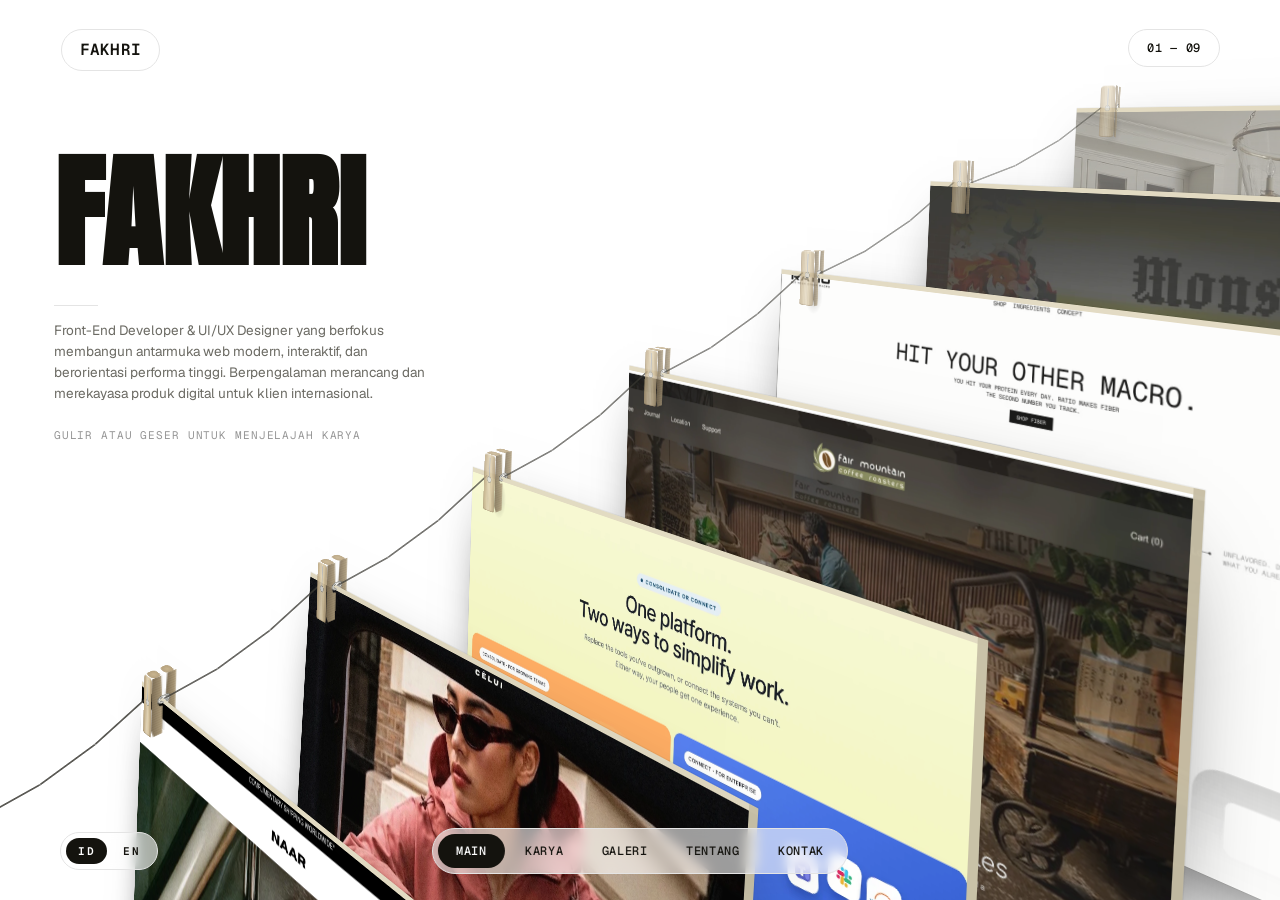
<file: index.html>
<!doctype html>
<html lang="id" data-lang="id">
<head>
  <meta charset="utf-8">
  <meta name="viewport" content="width=device-width, initial-scale=1">
  <title>Fakhri — Front-End &amp; UI/UX</title>
  <meta name="description" content="Portfolio of Fakhri Cahyo Diandra Nandito. Prints hung on one line in real 3D.">
  <link rel="canonical" href="https://fakhri.dev/">
  
  <!-- Open Graph -->
  <meta property="og:title" content="Fakhri — Front-End &amp; UI/UX">
  <meta property="og:description" content="Portfolio of Fakhri Cahyo Diandra Nandito. Prints hung on one line in real 3D.">
  <meta property="og:image" content="assets/img/og/og-image.webp">
  <meta property="og:type" content="website">

  <!-- Favicon -->
  <link rel="icon" href="assets/favicon.svg" type="image/svg+xml">

  <!-- Font Preloads -->
  <link rel="preload" href="assets/fonts/Anton.woff2" as="font" type="font/woff2" crossorigin>
  <link rel="preload" href="assets/fonts/Geist.woff2" as="font" type="font/woff2" crossorigin>
  <link rel="preload" href="assets/fonts/GeistMono.woff2" as="font" type="font/woff2" crossorigin>

  <!-- LCP Plate Preload -->
  <link rel="preload" href="assets/img/projects/techinventory.webp" as="image" type="image/webp" fetchpriority="high">

  <!-- Stylesheets -->
  <link rel="stylesheet" href="assets/css/tokens.css">
  <link rel="stylesheet" href="assets/css/base.css">
  <link rel="stylesheet" href="assets/css/chrome.css">
  <link rel="stylesheet" href="assets/css/home.css?v=9">
</head>
<body>
  <!-- Shell Chrome Components -->
  <a class="chrome-logo" href="index.html" aria-label="Home" aria-current="page">
    <span>FAKHRI</span>
  </a>

  <div class="chrome-status" role="status">
    <span data-i18n="statusHome">Open to work</span>
  </div>

  <nav class="chrome-nav" aria-label="Main">
    <a href="index.html" aria-current="page" data-i18n="navMain">Main</a>
    <a href="work.html" data-i18n="navWork">Work</a>
    <a href="gallery.html" data-i18n="navGallery">Gallery</a>
    <a href="about.html" data-i18n="navAbout">About</a>
    <a href="contact.html" data-i18n="navContact">Contact</a>
  </nav>

  <div class="chrome-lang" role="group" aria-label="Language">
    <button type="button" data-lang="id" aria-pressed="true">ID</button>
    <button type="button" data-lang="en" aria-pressed="false">EN</button>
  </div>

  <!-- Main Content -->
  <main>
    <section class="hang-stage" id="hang-stage" aria-label="Fakhri — a hang of prints. Use arrow keys to move along the line.">
      <!-- 3D Scene -->
      <div class="hang-scene" id="hang-scene" aria-hidden="true"></div>

      <!-- Editorial Intro & Dynamic Swap Area (Farline Exact) -->
      <div class="hang-intro">
        <h1 class="hang-title">FAKHRI</h1>
        <div class="hang-meta">
          <span class="hang-rule" id="hang-rule"></span>
          <div class="hang-swap" id="hang-swap" data-out="false">
            <p class="hang-desc" id="hang-desc" data-i18n="heroDesc">Front-End Developer &amp; UI/UX Designer yang berfokus membangun antarmuka web modern, interaktif, dan berorientasi performa tinggi. Berpengalaman merancang dan merekayasa produk digital untuk klien internasional.</p>
            <div class="hang-cue" id="hang-cue" data-i18n="heroCue">Gulir atau geser untuk menjelajah karya</div>
          </div>
        </div>
      </div>

      <!-- Counter HUD -->
      <span class="hang-counter" id="hang-counter" aria-hidden="true">01 — 10</span>

      <!-- Accessible Semantic List -->
      <div class="sr-only">
        <h2>Karya Pilihan &amp; Klien Internasional Fakhri Cahyo Diandra Nandito</h2>
        <ul>
          <li><a href="https://github.com/chikka-creator">NAAR Luxury Jewelry — Haute Joaillerie, Paris &amp; Dubai 2025</a></li>
          <li><a href="https://github.com/chikka-creator">CELUI Leather Cases — Luxury Accessories, Los Angeles &amp; Milan 2025</a></li>
          <li><a href="https://github.com/chikka-creator">HubEngage AI Platform — Enterprise AI SaaS, Boston 2025</a></li>
          <li><a href="https://github.com/chikka-creator">FMCR Specialty Coffee — Artisanal Roastery, Melbourne &amp; Bali 2025</a></li>
          <li><a href="https://github.com/chikka-creator">Ratio Athletic Nutrition — Performance D2C, Sydney 2025</a></li>
          <li><a href="https://github.com/chikka-creator">Monster TCG Marketplace — Collectibles Trading, Tokyo &amp; California 2025</a></li>
          <li><a href="https://github.com/chikka-creator">Omodeo Architectural Decor — Interior Atelier, Milan 2025</a></li>
          <li><a href="https://github.com/chikka-creator/TechInventory.git">TechInventory System — Full-Stack Project, Surabaya 2025</a></li>
          <li><a href="https://www.figma.com/design/rnLD3kSvpWiQDQYp0hYRto/Study-Case-Kel-8">Streaming Platform UI — Mobile-First Design, Surabaya 2025</a></li>
          <li>SIMETRI ITS 2025 — National UI/UX Design Credential (Departemen SI ITS)</li>
        </ul>
      </div>

      <!-- No-JS / WebGL Fallback -->
      <noscript>
        <div class="hang-fallback">
          <h2>Karya &amp; Klien Pilihan</h2>
          <ul>
            <li>NAAR Luxury Jewelry — Haute Joaillerie</li>
            <li>CELUI Leather Cases — Luxury Accessories</li>
            <li>HubEngage AI Platform — Enterprise AI SaaS</li>
            <li>FMCR Specialty Coffee — Artisanal Roastery</li>
            <li>Ratio Athletic Nutrition — Performance D2C</li>
            <li>Monster TCG Marketplace — Collectibles</li>
            <li>Omodeo Architectural Decor — Interior Atelier</li>
            <li><a href="https://github.com/chikka-creator/TechInventory.git">TechInventory System — Full-Stack</a></li>
            <li><a href="https://www.figma.com/design/rnLD3kSvpWiQDQYp0hYRto/Study-Case-Kel-8">Streaming Platform UI — Mobile-First</a></li>
            <li>SIMETRI ITS 2025 — UI/UX Design</li>
          </ul>
        </div>
      </noscript>
    </section>
  </main>

  <!-- Scripts -->
  <script src="assets/js/data.js?v=16" defer></script>
  <script src="assets/js/i18n.js?v=16" defer></script>
  <script src="assets/js/chrome.js?v=16" defer></script>
  <script src="assets/js/home-hang.js?v=16" defer></script>
</body>
</html>
</file>
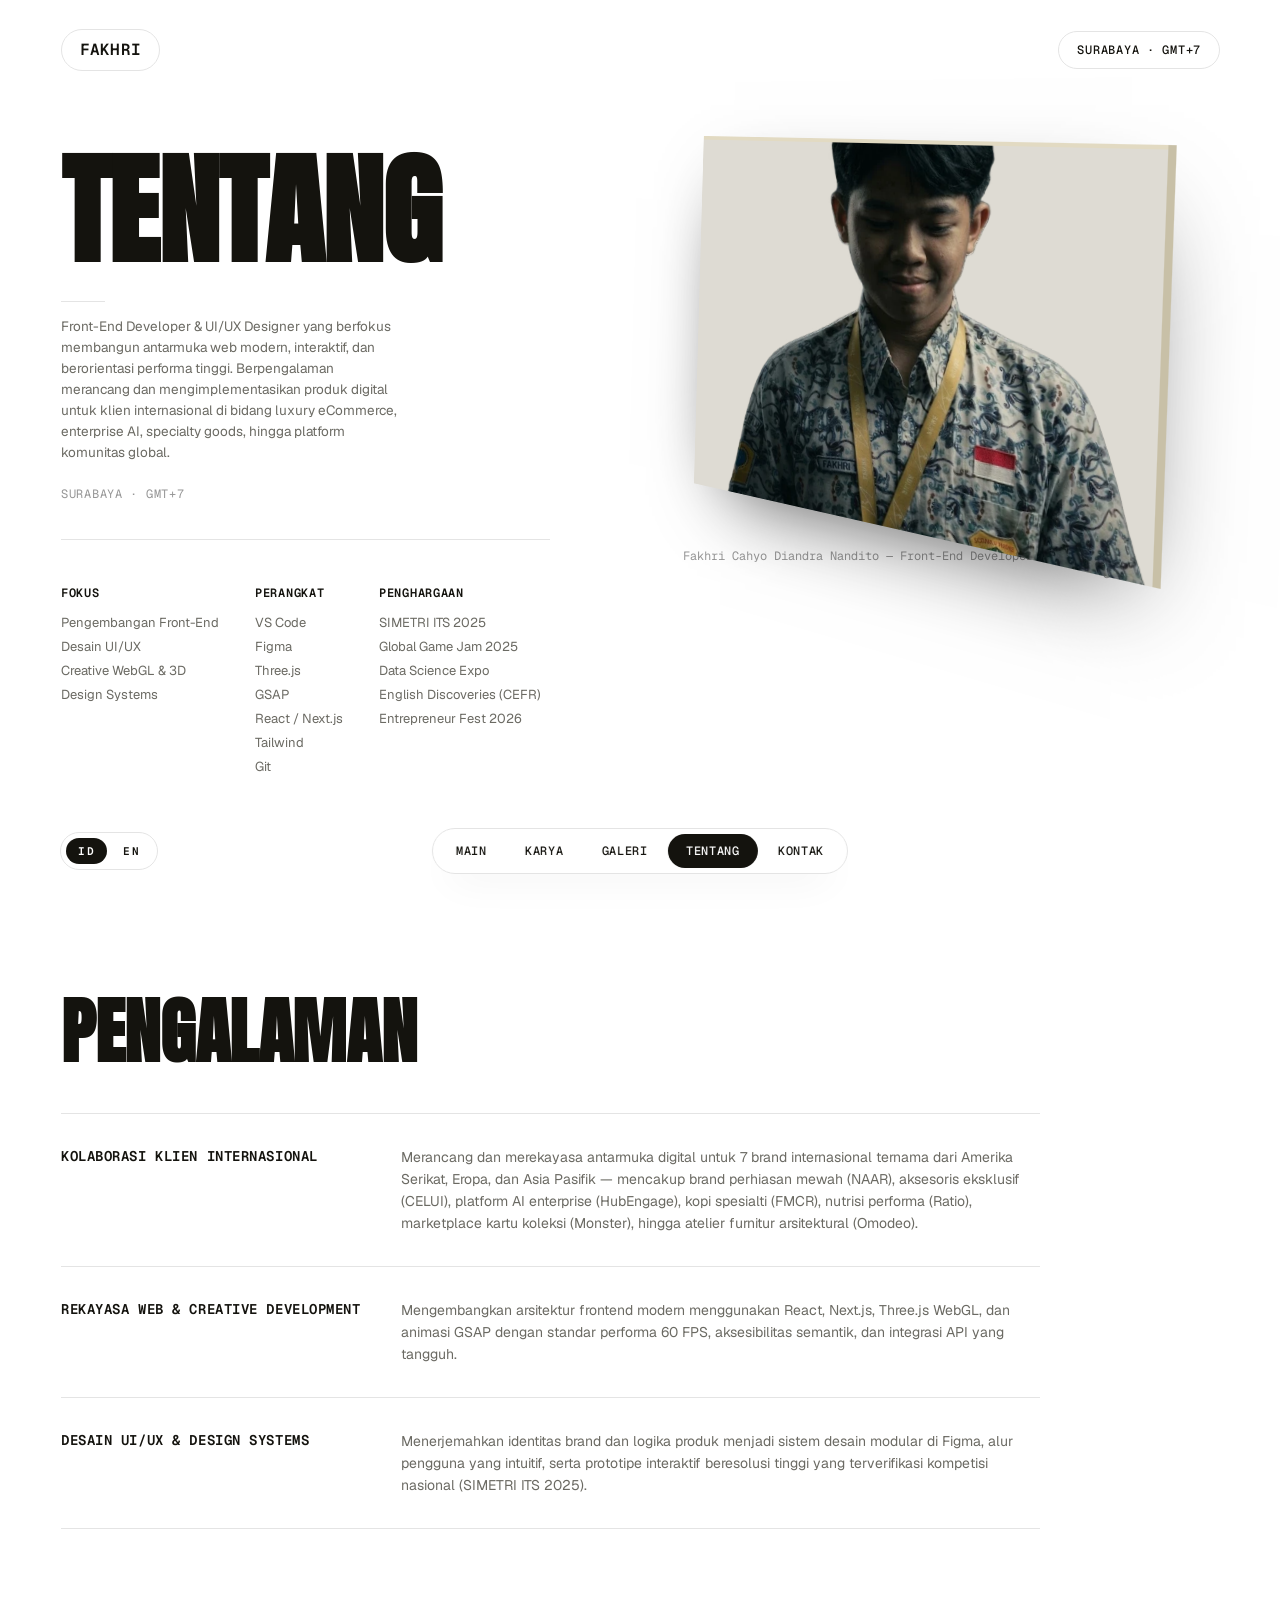
<file: about.html>
<!doctype html>
<html lang="id" data-lang="id">
<head>
  <meta charset="utf-8">
  <meta name="viewport" content="width=device-width, initial-scale=1">
  <title>About — Fakhri</title>
  <meta name="description" content="About Fakhri Cahyo Diandra Nandito.">
  <link rel="canonical" href="https://fakhri.dev/about.html">
  
  <!-- Open Graph -->
  <meta property="og:title" content="About — Fakhri">
  <meta property="og:description" content="About Fakhri Cahyo Diandra Nandito.">
  <meta property="og:image" content="assets/img/og/og-image.webp">
  <meta property="og:type" content="website">

  <!-- Favicon -->
  <link rel="icon" href="assets/favicon.svg" type="image/svg+xml">

  <!-- Font Preloads -->
  <link rel="preload" href="assets/fonts/Anton.woff2" as="font" type="font/woff2" crossorigin>
  <link rel="preload" href="assets/fonts/Geist.woff2" as="font" type="font/woff2" crossorigin>
  <link rel="preload" href="assets/fonts/GeistMono.woff2" as="font" type="font/woff2" crossorigin>

  <!-- Stylesheets -->
  <link rel="stylesheet" href="assets/css/tokens.css">
  <link rel="stylesheet" href="assets/css/base.css">
  <link rel="stylesheet" href="assets/css/chrome.css">
  <link rel="stylesheet" href="assets/css/about.css">
</head>
<body class="about-page">
  <!-- Shell Chrome Components -->
  <a class="chrome-logo" href="index.html" aria-label="Home">
    <span>FAKHRI</span>
  </a>

  <div class="chrome-status" role="status">
    <span data-i18n="statusAbout">Surabaya · GMT+7</span>
  </div>

  <nav class="chrome-nav" aria-label="Main">
    <a href="index.html" data-i18n="navMain">Main</a>
    <a href="work.html" data-i18n="navWork">Work</a>
    <a href="gallery.html" data-i18n="navGallery">Gallery</a>
    <a href="about.html" aria-current="page" data-i18n="navAbout">About</a>
    <a href="contact.html" data-i18n="navContact">Contact</a>
  </nav>

  <div class="chrome-lang" role="group" aria-label="Language">
    <button type="button" data-lang="id" aria-pressed="true">ID</button>
    <button type="button" data-lang="en" aria-pressed="false">EN</button>
  </div>

  <!-- Main Content -->
  <main>
    <section class="about-stage" id="about-stage" aria-label="About Fakhri">
      <div class="about-intro page-intro">
        <h1 class="about-title" id="about-title" data-i18n="aboutTitle">About</h1>
        <div class="about-meta">
          <span class="about-rule"></span>
          <p class="about-bio" data-i18n="aboutBio">Front-End Developer &amp; UI/UX Designer yang berfokus membangun antarmuka web modern, interaktif, dan berorientasi performa tinggi. Berpengalaman merancang dan mengimplementasikan produk digital untuk klien internasional di bidang luxury eCommerce, enterprise AI, specialty goods, hingga platform komunitas global.</p>
          <p class="about-cue" data-i18n="aboutCue">Surabaya · GMT+7</p>
        </div>

        <div class="about-credits">
          <div class="about-credit-col">
            <h3 data-i18n="aboutFocus">Fokus</h3>
            <ul>
              <li>Pengembangan Front-End</li>
              <li>Desain UI/UX</li>
              <li>Creative WebGL &amp; 3D</li>
              <li>Design Systems</li>
            </ul>
          </div>
          <div class="about-credit-col">
            <h3 data-i18n="aboutTools">Perangkat</h3>
            <ul>
              <li>VS Code</li>
              <li>Figma</li>
              <li>Three.js</li>
              <li>GSAP</li>
              <li>React / Next.js</li>
              <li>Tailwind</li>
              <li>Git</li>
            </ul>
          </div>
          <div class="about-credit-col">
            <h3 data-i18n="aboutRecognition">Penghargaan</h3>
            <ul>
              <li>SIMETRI ITS 2025</li>
              <li>Global Game Jam 2025</li>
              <li>Data Science Expo</li>
              <li>English Discoveries (CEFR)</li>
              <li>Entrepreneur Fest 2026</li>
            </ul>
          </div>
        </div>
      </div>

      <!-- 3D Print on Wall -->
      <div class="about-portrait-wrap">
        <div class="about-print" id="about-print">
          <picture>
            <source srcset="assets/img/portrait/portrait-cutout.webp" type="image/webp">
            <img src="assets/img/portrait/portrait-photo.webp" alt="Portrait Fakhri Cahyo Diandra Nandito" draggable="false" loading="lazy">
          </picture>
          <span class="about-print-edge-top"></span>
          <span class="about-print-edge-side"></span>
        </div>
        <p class="about-caption" data-i18n="aboutCaption">Fakhri Cahyo Diandra Nandito — Front-End Developer &amp; UI/UX Designer, Surabaya</p>
      </div>

      <!-- Accessible Fallback -->
      <div class="sr-only">
        <h2>Profil &amp; Keahlian Fakhri</h2>
        <p>Front-End Developer dan UI/UX Designer berpusat di Surabaya, Indonesia.</p>
      </div>
    </section>

    <!-- Second Block: Experience -->
    <section class="about-experience" aria-label="Experience History">
      <h2 class="about-experience-title" data-i18n="aboutExperience">Pengalaman</h2>
      <div class="about-experience-table">
        <div class="about-experience-row reveal">
          <div class="about-experience-role" data-i18n="aboutExp1Role">Kolaborasi Klien Internasional</div>
          <div class="about-experience-desc" data-i18n="aboutExp1Desc">Merancang dan merekayasa antarmuka digital untuk 7 brand internasional ternama dari Amerika Serikat, Eropa, dan Asia Pasifik — mencakup brand perhiasan mewah (NAAR), aksesoris eksklusif (CELUI), platform AI enterprise (HubEngage), kopi spesialti (FMCR), nutrisi performa (Ratio), marketplace kartu koleksi (Monster), hingga atelier furnitur arsitektural (Omodeo).</div>
        </div>
        <div class="about-experience-row reveal">
          <div class="about-experience-role" data-i18n="aboutExp2Role">Rekayasa Web &amp; Creative Development</div>
          <div class="about-experience-desc" data-i18n="aboutExp2Desc">Mengembangkan arsitektur frontend modern menggunakan React, Next.js, Three.js WebGL, dan animasi GSAP dengan standar performa 60 FPS, aksesibilitas semantik, dan integrasi API yang tangguh.</div>
        </div>
        <div class="about-experience-row reveal">
          <div class="about-experience-role" data-i18n="aboutExp3Role">Desain UI/UX &amp; Design Systems</div>
          <div class="about-experience-desc" data-i18n="aboutExp3Desc">Menerjemahkan identitas brand dan logika produk menjadi sistem desain modular di Figma, alur pengguna yang intuitif, serta prototipe interaktif beresolusi tinggi yang terverifikasi kompetisi nasional (SIMETRI ITS 2025).</div>
        </div>
      </div>
    </section>
  </main>

  <!-- Scripts -->
  <script src="assets/js/data.js?v=16" defer></script>
  <script src="assets/js/i18n.js?v=16" defer></script>
  <script src="assets/js/chrome.js?v=16" defer></script>
  <script src="assets/js/about.js?v=16" defer></script>
</body>
</html>
</file>
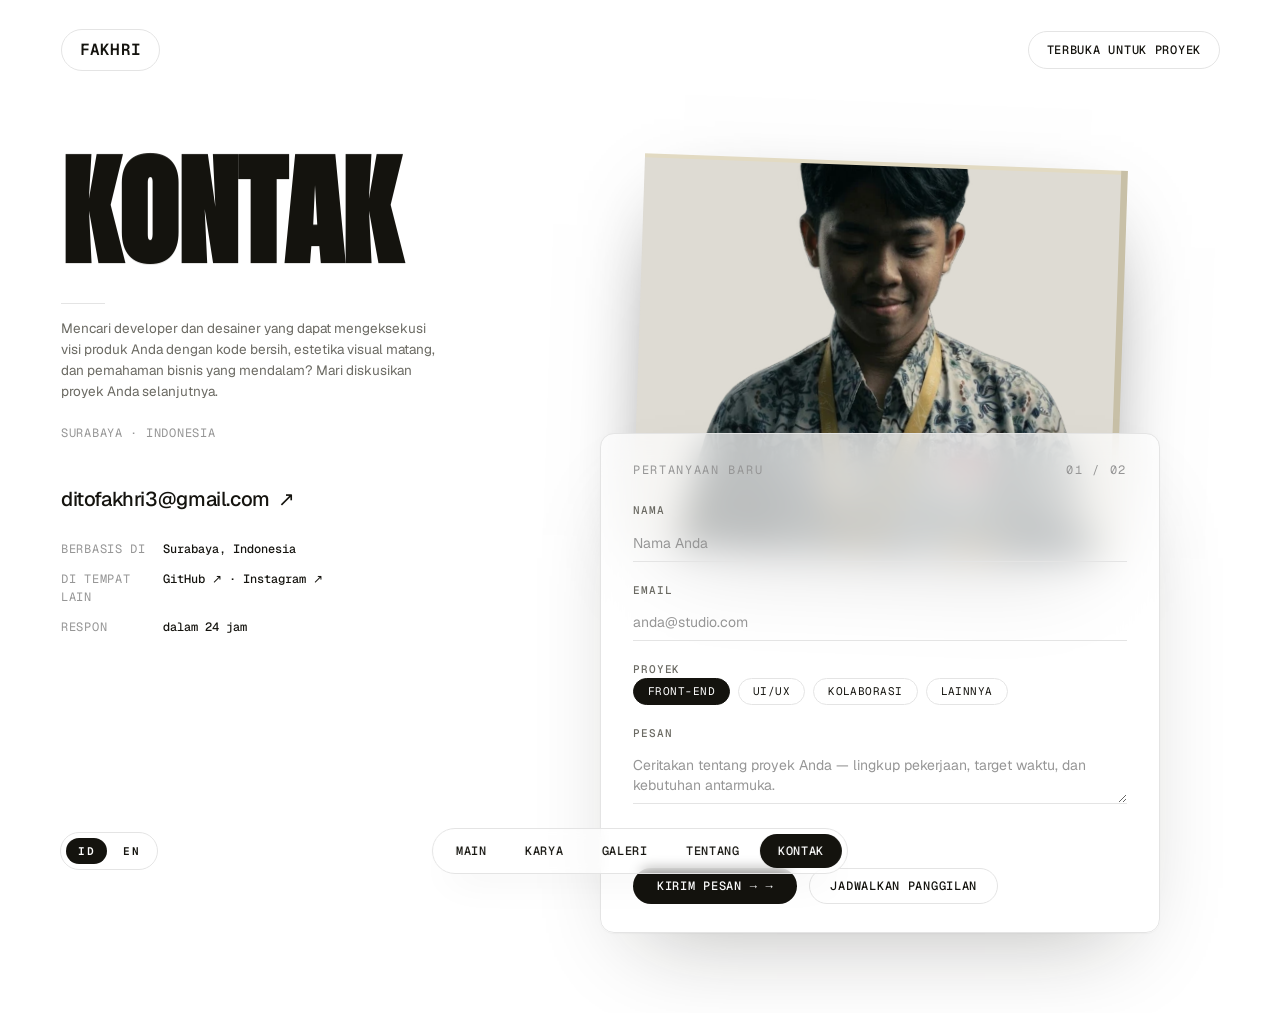
<file: contact.html>
<!doctype html>
<html lang="id" data-lang="id">
<head>
  <meta charset="utf-8">
  <meta name="viewport" content="width=device-width, initial-scale=1">
  <title>Contact — Fakhri</title>
  <meta name="description" content="Get in touch.">
  <link rel="canonical" href="https://fakhri.dev/contact.html">
  
  <!-- Open Graph -->
  <meta property="og:title" content="Contact — Fakhri">
  <meta property="og:description" content="Get in touch with Fakhri Cahyo Diandra Nandito.">
  <meta property="og:image" content="assets/img/og/og-image.webp">
  <meta property="og:type" content="website">

  <!-- Favicon -->
  <link rel="icon" href="assets/favicon.svg" type="image/svg+xml">

  <!-- Font Preloads -->
  <link rel="preload" href="assets/fonts/Anton.woff2" as="font" type="font/woff2" crossorigin>
  <link rel="preload" href="assets/fonts/Geist.woff2" as="font" type="font/woff2" crossorigin>
  <link rel="preload" href="assets/fonts/GeistMono.woff2" as="font" type="font/woff2" crossorigin>

  <!-- Stylesheets -->
  <link rel="stylesheet" href="assets/css/tokens.css">
  <link rel="stylesheet" href="assets/css/base.css">
  <link rel="stylesheet" href="assets/css/chrome.css">
  <link rel="stylesheet" href="assets/css/contact.css">
</head>
<body>
  <!-- Shell Chrome Components -->
  <a class="chrome-logo" href="index.html" aria-label="Home">
    <span>FAKHRI</span>
  </a>

  <div class="chrome-status" role="status">
    <span data-i18n="statusContact">Open for work</span>
  </div>

  <nav class="chrome-nav" aria-label="Main">
    <a href="index.html" data-i18n="navMain">Main</a>
    <a href="work.html" data-i18n="navWork">Work</a>
    <a href="gallery.html" data-i18n="navGallery">Gallery</a>
    <a href="about.html" data-i18n="navAbout">About</a>
    <a href="contact.html" aria-current="page" data-i18n="navContact">Contact</a>
  </nav>

  <div class="chrome-lang" role="group" aria-label="Language">
    <button type="button" data-lang="id" aria-pressed="true">ID</button>
    <button type="button" data-lang="en" aria-pressed="false">EN</button>
  </div>

  <!-- Main Content -->
  <main>
    <section class="contact-stage" id="contact-stage" aria-label="Contact Section">
      <!-- Left Editorial Intro -->
      <div class="contact-intro page-intro">
        <h1 class="contact-title" id="contact-title" data-i18n="contactTitle">Contact</h1>
        <div class="contact-meta">
          <span class="contact-rule"></span>
          <p class="contact-desc" data-i18n="contactDesc">Mencari developer yang memahami bagaimana menghubungkan design logic dengan kode yang bersih dan terstruktur? Mari terhubung untuk proyek Anda selanjutnya.</p>
          <p class="contact-cue" data-i18n="contactCue">Surabaya · Indonesia</p>
          
          <a class="contact-email" href="mailto:ditofakhri3@gmail.com">
            <span>ditofakhri3@gmail.com</span>
            <span>↗</span>
          </a>

          <div class="contact-details">
            <div class="contact-detail-row">
              <span class="contact-detail-label" data-i18n="contactBased">Berbasis di</span>
              <span class="contact-detail-val" data-i18n="contactBasedVal">Surabaya, Indonesia</span>
            </div>
            <div class="contact-detail-row">
              <span class="contact-detail-label" data-i18n="contactElsewhere">Di tempat lain</span>
              <span class="contact-detail-val">
                <a href="https://github.com/chikka-creator" target="_blank" rel="noopener noreferrer">GitHub ↗</a> · 
                <a href="https://www.instagram.com/khrisselll/" target="_blank" rel="noopener noreferrer">Instagram ↗</a>
              </span>
            </div>
            <div class="contact-detail-row">
              <span class="contact-detail-label" data-i18n="contactResponse">Respon</span>
              <span class="contact-detail-val" data-i18n="contactResponseVal">dalam 2 hari</span>
            </div>
          </div>
        </div>
      </div>

      <!-- Right Layer: 3D Portrait & Glass Form -->
      <div class="contact-layer">
        <div class="contact-portrait" id="contact-portrait" aria-hidden="true">
          <picture>
            <source srcset="assets/img/portrait/portrait-cutout.webp" type="image/webp">
            <img src="assets/img/portrait/portrait-photo.webp" alt="" draggable="false" loading="lazy">
          </picture>
          <span class="contact-portrait-edge-top"></span>
          <span class="contact-portrait-edge-side"></span>
        </div>

        <form class="contact-form" id="contact-form" action="mailto:ditofakhri3@gmail.com" method="post" enctype="text/plain" novalidate>
          <div class="contact-form-head">
            <span data-i18n="formNew">New enquiry</span>
            <span data-i18n="formStep">01 / 02</span>
          </div>

          <div class="contact-form-field">
            <label class="contact-form-label" for="contact-name" data-i18n="formName">Name</label>
            <input type="text" id="contact-name" name="name" autocomplete="name" placeholder="Nama Anda" data-i18n-ph="formNamePh" required>
          </div>

          <div class="contact-form-field">
            <label class="contact-form-label" for="contact-email-input" data-i18n="formEmail">Email</label>
            <input type="email" id="contact-email-input" name="email" autocomplete="email" placeholder="anda@studio.com" data-i18n-ph="formEmailPh" required>
          </div>

          <fieldset class="contact-project-group">
            <legend class="contact-form-label" data-i18n="formProject">Project</legend>
            <div class="contact-chips" role="radiogroup" aria-label="Project Type">
              <button type="button" role="radio" aria-checked="true" class="contact-chip" data-value="Front-End" data-i18n="chipFrontend">Front-End</button>
              <button type="button" role="radio" aria-checked="false" class="contact-chip" data-value="UI/UX" data-i18n="chipUiux">UI/UX</button>
              <button type="button" role="radio" aria-checked="false" class="contact-chip" data-value="Collaboration" data-i18n="chipCollab">Kolaborasi</button>
              <button type="button" role="radio" aria-checked="false" class="contact-chip" data-value="Other" data-i18n="chipOther">Lainnya</button>
            </div>
          </fieldset>

          <div class="contact-form-field">
            <label class="contact-form-label" for="contact-message" data-i18n="formMessage">Message</label>
            <textarea id="contact-message" name="message" rows="2" placeholder="Ceritakan tentang pekerjaan — tempat, tanggal, cara penggunaan." data-i18n-ph="formMessagePh" required></textarea>
          </div>

          <div class="contact-form-error" id="contact-form-error" aria-live="polite"></div>

          <div class="contact-form-actions">
            <button type="submit" class="contact-btn-submit">
              <span data-i18n="formSend">Kirim pertanyaan</span>
              <span>→</span>
            </button>
            <a href="mailto:ditofakhri3@gmail.com?subject=Call" class="contact-btn-book" data-i18n="formBook">Jadwalkan panggilan</a>
          </div>
        </form>
      </div>

      <!-- Accessible Fallback -->
      <div class="sr-only">
        <h2>Kontak Fakhri</h2>
        <p>Email: ditofakhri3@gmail.com | Lokasi: Surabaya, Indonesia</p>
      </div>
    </section>
  </main>

  <!-- Scripts -->
  <script src="assets/js/data.js?v=16" defer></script>
  <script src="assets/js/i18n.js?v=16" defer></script>
  <script src="assets/js/chrome.js?v=16" defer></script>
  <script src="assets/js/contact.js?v=16" defer></script>
</body>
</html>
</file>
<file: assets/css/tokens.css>
:root {
  /* Colors - Sole location for hex codes */
  --stage: #FFFFFF;
  --white: #FFFFFF;
  --ink: #14130E;
  --muted: #969696;
  --muted-2: #6B6A63;
  --line: #E4E4E4;
  --paper-mat: #DEDBD3;
  --paper-edge-top: #E2DAC2;
  --paper-edge-side: #C8C0A7;
  --wire: #3A3833;
  --peg-wood: #D9C7A2;
  --peg-wood-mid: #6B4A22;
  --peg-wood-dark: #4A3218;
  --black: #000000;
  --peg-metal-dark: #5f5e59;
  --peg-metal-mid: #7e7d78;
  --peg-metal-light: #e2e1dc;
  --peg-metal-shine: #e6e5e0;
  --peg-metal-shadow: #56554f;
  --peg-metal-core: #9a9993;
  --peg-metal-highlight: #d9d8d3;
  --peg-metal-ring: #6f6e69;
  --peg-metal-outer: #77766f;
  --veil: #ECEAE3;
  --glass: rgba(255, 255, 255, 0.6);
  --glass-strong: rgba(255, 255, 255, 0.72);
  --glass-subtle: rgba(255, 255, 255, 0.7);

  /* Shadows */
  --shadow-print: 0 34px 90px -40px rgba(0, 0, 0, 0.741);
  --shadow-nav: 0 18px 40px -18px rgba(20, 19, 14, 0.12);
  --shadow-form: 0 40px 90px -40px rgba(20, 19, 14, 0.30), 0 1px 2px rgba(20, 19, 14, 0.04);

  /* Typography */
  --font-display: 'Anton', sans-serif;
  --font-body: 'Geist', -apple-system, BlinkMacSystemFont, 'Segoe UI', Roboto, sans-serif;
  --font-mono: 'Geist Mono', ui-monospace, SFMono-Regular, Menlo, Monaco, Consolas, monospace;

  /* Radius */
  --radius-pill: 999px;
  --radius-form: 14px;
  --radius-thumb: 8px;
  --radius-plate: 0;

  /* Motion Grammar: strictly two easings */
  --ease-enter: cubic-bezier(0.16, 1, 0.3, 1);
  --ease-state: cubic-bezier(0.22, 0.8, 0.25, 1);

  /* Durations */
  --dur-fast: 0.25s;
  --dur-state: 0.35s;
  --dur-reveal: 0.7s;
  --dur-spring: 1.0s;
  --dur-plate: 1.4s;
  --dur-opacity: 0.9s;
  --dur-flip: 0.4s;

  /* Z-index hierarchy */
  --z-base: 0;
  --z-plate: 10;
  --z-hud: 20;
  --z-overlay: 30;
  --z-lightbox: 40;
  --z-nav: 50;
  --z-lang: 60;
}
</file>
<file: assets/css/base.css>
@font-face {
  font-family: 'Anton';
  font-style: normal;
  font-weight: 400;
  font-display: swap;
  src: url('../fonts/Anton.woff2') format('woff2');
}

@font-face {
  font-family: 'Geist';
  font-style: normal;
  font-weight: 400 700;
  font-display: swap;
  src: url('../fonts/Geist.woff2') format('woff2');
}

@font-face {
  font-family: 'Geist Mono';
  font-style: normal;
  font-weight: 400 600;
  font-display: swap;
  src: url('../fonts/GeistMono.woff2') format('woff2');
}

*, *::before, *::after {
  box-sizing: border-box;
  margin: 0;
  padding: 0;
}

html, body {
  width: 100%;
  height: 100%;
  background-color: var(--stage);
  color: var(--ink);
  font-family: var(--font-body);
  font-size: 14px;
  line-height: 1.5;
  -webkit-font-smoothing: antialiased;
  -moz-osx-font-smoothing: grayscale;
  text-rendering: optimizeLegibility;
}

body {
  overflow-x: hidden;
}

a {
  color: inherit;
  text-decoration: none;
}

button {
  font-family: inherit;
  font-size: inherit;
  border: none;
  background: none;
  color: inherit;
  cursor: pointer;
}

img {
  display: block;
  max-width: 100%;
}

:focus-visible {
  outline: 2px solid var(--ink);
  outline-offset: 2px;
}

.sr-only {
  position: absolute;
  width: 1px;
  height: 1px;
  padding: 0;
  margin: -1px;
  overflow: hidden;
  clip: rect(0, 0, 0, 0);
  white-space: nowrap;
  border: 0;
}

.reveal {
  opacity: 0.001;
  transform: translateY(28px);
  transition: opacity var(--dur-reveal) var(--ease-enter), transform var(--dur-spring) var(--ease-enter);
}

.reveal.active {
  opacity: 1;
  transform: translateY(0);
}

@media (prefers-reduced-motion: reduce) {
  *, *::before, *::after {
    animation-duration: 0.001ms !important;
    animation-iteration-count: 1 !important;
    transition-duration: 0.001ms !important;
  }
  .reveal {
    opacity: 1 !important;
    transform: none !important;
    transition: none !important;
  }
}
</file>
<file: assets/css/chrome.css>
/* Chrome UI: Logo, Status Pill, Nav Glass, Language Toggle, Page Intro */

.chrome-logo {
  position: absolute;
  top: 29px;
  left: 61px;
  z-index: var(--z-nav);
  display: inline-flex;
  align-items: center;
  justify-content: center;
  padding: 12px 18px;
  background-color: var(--white);
  border: 1px solid var(--line);
  border-radius: var(--radius-pill);
  font-family: var(--font-mono);
  font-size: 16px;
  line-height: 1;
  font-weight: 600;
  letter-spacing: 0.01em;
  text-transform: uppercase;
  color: var(--ink);
  transition: border-color var(--dur-state) var(--ease-state), color var(--dur-state) var(--ease-state);
}

.chrome-logo:hover {
  border-color: var(--ink);
}

.chrome-status {
  position: absolute;
  top: 31px;
  right: 60px;
  z-index: var(--z-hud);
  display: inline-flex;
  align-items: center;
  padding: 12px 18px;
  background-color: var(--glass);
  border: 1px solid var(--line);
  border-radius: var(--radius-pill);
  backdrop-filter: blur(6px);
  -webkit-backdrop-filter: blur(6px);
  font-family: var(--font-mono);
  font-size: 12px;
  line-height: 1;
  font-weight: 500;
  letter-spacing: 0.06em;
  text-transform: uppercase;
  color: var(--ink);
  pointer-events: none;
}

.chrome-nav {
  position: fixed;
  bottom: 26px;
  left: 50%;
  transform: translateX(-50%);
  z-index: var(--z-nav);
  display: flex;
  align-items: center;
  gap: 2px;
  padding: 5px;
  background-color: var(--glass);
  border: 1px solid var(--line);
  border-radius: var(--radius-pill);
  backdrop-filter: blur(6px);
  -webkit-backdrop-filter: blur(6px);
  box-shadow: var(--shadow-nav);
  white-space: nowrap;
}

.chrome-nav a {
  display: inline-flex;
  align-items: center;
  justify-content: center;
  padding: 11px 18px;
  border-radius: var(--radius-pill);
  font-family: var(--font-mono);
  font-size: 12px;
  line-height: 1;
  font-weight: 500;
  letter-spacing: 0.06em;
  text-transform: uppercase;
  color: var(--ink);
  background-color: transparent;
  transition: background-color var(--dur-state) var(--ease-state), color var(--dur-state) var(--ease-state);
}

.chrome-nav a:hover:not([aria-current="page"]) {
  color: var(--muted-2);
}

.chrome-nav a[aria-current="page"] {
  background-color: var(--ink);
  color: var(--white);
}

.chrome-lang {
  position: fixed;
  bottom: 30px;
  left: 60px;
  z-index: var(--z-lang);
  display: flex;
  align-items: center;
  gap: 4px;
  padding: 5px;
  background-color: var(--glass);
  border: 1px solid var(--line);
  border-radius: var(--radius-pill);
  backdrop-filter: blur(6px);
  -webkit-backdrop-filter: blur(6px);
}

.chrome-lang button {
  padding: 6px 12px;
  border-radius: var(--radius-pill);
  font-family: var(--font-mono);
  font-size: 11px;
  line-height: 14px;
  font-weight: 600;
  letter-spacing: 0.14em;
  text-transform: uppercase;
  color: var(--ink);
  background-color: transparent;
  transition: background-color var(--dur-state) var(--ease-state), color var(--dur-state) var(--ease-state);
}

.chrome-lang button[aria-pressed="true"] {
  background-color: var(--ink);
  color: var(--white);
}

.chrome-lang button:hover:not([aria-pressed="true"]) {
  color: var(--muted-2);
}

/* Page Entry Animations */
@keyframes pageIntro {
  0% {
    opacity: 0.001;
    transform: translateY(28px);
  }
  100% {
    opacity: 1;
    transform: translateY(0);
  }
}

.page-intro {
  opacity: 0.001;
  animation: pageIntro var(--dur-spring) var(--ease-enter) 0.1s forwards;
}

/* Responsive Breakpoints (1200, 810, 390) */
@media (max-width: 1199px) {
  .chrome-logo {
    top: 24px;
    left: 40px;
  }
  .chrome-status {
    top: 24px;
    right: 40px;
  }
  .chrome-lang {
    bottom: 30px;
    left: 40px;
  }
}

@media (max-width: 809px) {
  .chrome-logo {
    top: 16px;
    left: 20px;
    padding: 10px 14px;
    font-size: 14px;
  }
  .chrome-status {
    top: 18px;
    right: 20px;
    padding: 10px 14px;
    font-size: 11px;
  }
  .chrome-nav {
    bottom: 18px;
    padding: 4px;
    gap: 1px;
    max-width: calc(100vw - 20px);
  }
  .chrome-nav a {
    padding: 9px 12px;
    font-size: 11px;
    letter-spacing: 0.04em;
  }
  .chrome-lang {
    bottom: 74px;
    left: 20px;
    padding: 4px;
  }
  .chrome-lang button {
    padding: 5px 10px;
    font-size: 10px;
  }
}
</file>
<file: assets/css/home.css>
/* Home 3D Hang Hero Styles */

.hang-stage {
  position: relative;
  width: 100vw;
  height: 100vh;
  overflow: hidden;
  background-color: var(--stage);
  touch-action: pan-y;
  user-select: none;
  -webkit-user-select: none;
}

/* 3D Scene Viewport */
.hang-scene {
  position: absolute;
  inset: 0;
  width: 100%;
  height: 100%;
  transform-style: preserve-3d;
  pointer-events: auto;
  cursor: grab;
  z-index: var(--z-plate);
}

.hang-scene.is-dragging {
  cursor: grabbing;
}

/* Fixed Editorial Intro Typography */
.hang-intro {
  position: absolute;
  top: min(168px, max(84px, 18vh));
  left: min(78px, max(20px, 4.2vw));
  max-width: min(400px, 38vw);
  z-index: var(--z-overlay);
  pointer-events: none;
}

.hang-title {
  font-family: var(--font-display);
  font-size: min(141px, max(46px, 9.576vw));
  line-height: 0.84;
  letter-spacing: -0.005em;
  text-transform: uppercase;
  color: var(--ink);
  white-space: nowrap;
  margin: 0;
  padding: 0;
  opacity: 0.001;
  transform: translateY(30px) scale(0.94);
  filter: blur(12px);
  animation: titleIn 1.15s cubic-bezier(0.22, 1, 0.36, 1) 0.62s forwards;
}

@keyframes titleIn {
  0% {
    opacity: 0.001;
    transform: translateY(30px) scale(0.94);
    filter: blur(12px);
  }
  100% {
    opacity: 1;
    transform: translateY(0) scale(1);
    filter: blur(0);
  }
}

.hang-meta {
  margin-top: min(43px, 4.5vh);
  max-width: min(380px, 38vw);
  opacity: 0.001;
  transform: translateY(16px);
  animation: metaIn 1.0s cubic-bezier(0.33, 1, 0.68, 1) 1.05s forwards;
}

@keyframes metaIn {
  0% {
    opacity: 0.001;
    transform: translateY(16px);
  }
  100% {
    opacity: 1;
    transform: translateY(0);
  }
}

.hang-rule {
  display: block;
  width: 44px;
  height: 1px;
  background-color: var(--line);
  margin-bottom: 14px;
}

.hang-desc {
  font-family: var(--font-body);
  font-size: 13.5px;
  line-height: 21px;
  color: var(--muted-2);
  margin: 0;
}

/* Counter HUD (Top Right, matching Farline reference pill) */
.hang-counter {
  position: absolute;
  top: 29px;
  right: 60px;
  z-index: var(--z-hud);
  display: inline-flex;
  align-items: center;
  justify-content: center;
  padding: 12px 18px;
  background-color: var(--white);
  border: 1px solid var(--line);
  border-radius: var(--radius-pill);
  font-family: var(--font-mono);
  font-size: 12px;
  line-height: 1;
  font-weight: 500;
  letter-spacing: 0.06em;
  color: var(--ink);
  pointer-events: none;
  transition: opacity var(--dur-state) var(--ease-state);
}

/* On home stage, status pill is replaced by counter */
.chrome-status {
  display: none;
}

/* Dynamic Swap Typography Area (Farline Exact) */
.hang-swap > * {
  transition: opacity 0.4s var(--ease-state), transform 0.4s var(--ease-state);
}

.hang-swap[data-out="false"] > :nth-child(1) { transition-delay: 20ms; }
.hang-swap[data-out="false"] > :nth-child(2) { transition-delay: 90ms; }
.hang-swap[data-out="false"] > :nth-child(3) { transition-delay: 0.16s; }
.hang-swap[data-out="false"] > :nth-child(4) { transition-delay: 0.23s; }
.hang-swap[data-out="false"] > :nth-child(5) { transition-delay: 0.3s; }

.hang-swap[data-out="true"] > * {
  opacity: 0;
  transform: translateY(-8px);
  transition-duration: 0.12s;
  transition-delay: 0s;
}

.hang-cue {
  font-family: var(--font-mono);
  font-size: 11px;
  line-height: 18px;
  letter-spacing: 0.08em;
  text-transform: uppercase;
  color: var(--muted);
  margin-top: 22px;
}

.hang-open-title {
  font-family: var(--font-body);
  font-size: clamp(22px, 1.9vw, 28px);
  font-weight: 600;
  line-height: 1.15;
  letter-spacing: -0.015em;
  color: var(--ink);
  margin: 0 0 8px;
}

.hang-open-sub {
  font-family: var(--font-mono);
  font-size: 11px;
  line-height: 16px;
  letter-spacing: 0.06em;
  text-transform: uppercase;
  color: var(--muted-2);
  margin-bottom: 6px;
}

.hang-open-specs {
  font-family: var(--font-mono);
  font-size: 11px;
  line-height: 16px;
  letter-spacing: 0.06em;
  text-transform: uppercase;
  color: var(--muted-2);
  margin-bottom: 12px;
}

.hang-open-desc {
  font-family: var(--font-body);
  font-size: 13.5px;
  line-height: 21px;
  color: var(--muted-2);
  margin: 0;
}

.hang-open-actions {
  display: flex;
  align-items: center;
  gap: 10px;
  margin-top: 20px;
  flex-wrap: wrap;
  pointer-events: auto;
}

.hang-btn-close {
  display: inline-flex;
  align-items: center;
  justify-content: center;
  padding: 12px 18px;
  border-radius: var(--radius-pill);
  background: transparent;
  border: 1px solid var(--line);
  font-family: var(--font-mono);
  font-size: 12px;
  font-weight: 500;
  letter-spacing: 0.06em;
  text-transform: uppercase;
  color: var(--ink);
  cursor: pointer;
  pointer-events: auto;
  transition: background-color var(--dur-fast) var(--ease-state),
              border-color var(--dur-fast) var(--ease-state),
              opacity var(--dur-fast) var(--ease-state);
}

.hang-btn-close:hover {
  background-color: rgba(20, 19, 14, 0.05);
  border-color: var(--ink);
}

.hang-btn-view {
  display: inline-flex;
  align-items: center;
  justify-content: center;
  gap: 8px;
  padding: 12px 20px;
  border-radius: var(--radius-pill);
  background: var(--ink);
  border: 1px solid var(--ink);
  font-family: var(--font-mono);
  font-size: 12px;
  font-weight: 500;
  letter-spacing: 0.06em;
  text-transform: uppercase;
  color: var(--white);
  text-decoration: none;
  cursor: pointer;
  pointer-events: auto;
  transition: opacity var(--dur-fast) var(--ease-state),
              transform var(--dur-fast) var(--ease-state);
}

.hang-btn-view:hover {
  opacity: 0.88;
  transform: translateY(-1px);
}



/* 3D Plate Card */
.hang-card {
  position: absolute;
  top: 0;
  left: 0;
  transform-origin: 50% 50%;
  transform-style: preserve-3d;
  will-change: transform;
  visibility: hidden;
  cursor: pointer;
}

.hang-sheet {
  position: absolute;
  inset: 0;
  overflow: hidden;
  backface-visibility: hidden;
  transform-origin: var(--pm-hang, 7% 0);
  opacity: 0;
  background-color: var(--paper-mat);
  box-shadow: 0 0 0 0.5px rgba(20, 19, 14, 0.12),
              0 calc(34px + var(--lift, 0) * 82px) calc(90px + var(--lift, 0) * 110px) -40px rgba(0, 0, 0, 0.741);
  transform-style: preserve-3d;
}

.hang-sheet img {
  width: 100%;
  height: 100%;
  object-fit: cover;
  object-position: center;
  display: block;
  pointer-events: none;
}

/* Paper Edges */
.hang-edge {
  position: absolute;
  pointer-events: none;
  opacity: var(--edgeA, 1);
}

.hang-edge--top {
  top: 0;
  left: 0;
  right: 0;
  height: var(--edgeT, 0);
  background-color: var(--paper-edge-top);
}

.hang-edge--side {
  top: 0;
  bottom: 0;
  right: 0;
  width: var(--edgeS, 0);
  background-color: var(--paper-edge-side);
}

/* Atmospheric Distance Veil Overlay */
.hang-veil {
  position: absolute;
  inset: 0;
  opacity: var(--dark, 0);
  pointer-events: none;
  background-color: var(--veil);
}

/* Wire Hanging Rig - 3D line segment */
.hang-wire {
  position: absolute;
  top: 0;
  left: 0;
  height: 2px;
  margin-top: -1px;
  transform-origin: 0 50%;
  visibility: hidden;
  pointer-events: none;
  border-radius: 1px;
  outline: 1px solid transparent;
  background-color: var(--wire);
  -webkit-mask: linear-gradient(transparent, var(--black) 30%, var(--black) 70%, transparent);
  mask: linear-gradient(transparent, var(--black) 30%, var(--black) 70%, transparent);
}

/* Wooden Clamp Peg */
.hang-peg {
  position: absolute;
  top: 0;
  left: 0;
  transform-style: preserve-3d;
  transform-origin: 50% 42%;
  visibility: hidden;
  pointer-events: none;
  --pd: calc(var(--pw, 10px) * 0.4);
  --pgap: calc(var(--pw, 10px) * 0.04);
  --wd: color-mix(in srgb, var(--peg-wood) 70%, var(--peg-wood-dark));
  --wm: color-mix(in srgb, var(--peg-wood) 86%, var(--peg-wood-mid));
  --wl: color-mix(in srgb, var(--peg-wood) 78%, var(--white));
}

.hang-peg i,
.hang-jaw {
  position: absolute;
  display: block;
}

.hang-peg i {
  backface-visibility: hidden;
  opacity: var(--po, 1);
}

.hang-jaw {
  inset: 0;
  transform-style: preserve-3d;
  transform-origin: 50% 42%;
}

.hang-jf {
  transform: translateZ(calc(var(--pd) / 2 + var(--pgap))) rotateX(calc(var(--jaw, 0) * 1deg));
}

.hang-jb {
  transform: rotateY(180deg) translateZ(calc(var(--pd) / 2 + var(--pgap))) rotateX(calc(var(--jaw, 0) * 1deg));
}

.hang-fo {
  inset: 0;
  transform: translateZ(calc(var(--pd) / 2));
  border-radius: 34% 34% 22% 22% / 5% 5% 3% 3%;
  background:
    linear-gradient(90deg, transparent 44%, var(--peg-metal-mid) 44%, var(--peg-metal-light) 50%, var(--peg-metal-ring) 56%, transparent 56%) 0 8% / 100% 36% no-repeat,
    radial-gradient(circle at 50% 50%, var(--peg-metal-highlight) 0 32%, var(--peg-metal-outer) 40%, transparent 44%) 50% 44% / 80% 11% no-repeat,
    repeating-linear-gradient(90deg, rgba(84, 54, 20, 0.07) 0 1px, transparent 1px 2.6px),
    linear-gradient(90deg, var(--wd) 0, var(--wm) 14%, var(--wl) 46%, var(--peg-wood) 68%, var(--wd) 100%);
  box-shadow: inset 0 -1px 1px rgba(60, 38, 12, 0.35), inset 0 1px 0 rgba(255, 255, 255, 0.35);
}

.hang-fl,
.hang-fr {
  top: 0;
  bottom: 0;
  left: calc(50% - var(--pd) / 2);
  width: var(--pd);
  background:
    repeating-linear-gradient(0deg, rgba(84, 54, 20, 0.08) 0 1px, transparent 1px 3px),
    linear-gradient(90deg, color-mix(in srgb, var(--wd) 72%, var(--black)), color-mix(in srgb, var(--wm) 88%, var(--black)));
}

.hang-fl {
  transform: rotateY(-90deg) translateZ(calc(var(--pw) / 2));
  clip-path: polygon(18% 0, 100% 0, 100% 88%, 78% 100%, 0 100%, 0 53%, 30% 51%, 44% 44%, 30% 37%, 8% 35%);
}

.hang-fr {
  transform: rotateY(90deg) translateZ(calc(var(--pw) / 2));
  clip-path: polygon(0 0, 82% 0, 92% 35%, 70% 37%, 56% 44%, 70% 51%, 100% 53%, 100% 100%, 22% 100%, 0 88%);
}

.hang-ft {
  left: 0;
  right: 0;
  top: calc(50% - var(--pd) / 2);
  height: var(--pd);
  transform: rotateX(90deg) translateZ(calc(var(--ph) / 2)) scaleY(0.82);
  border-radius: 40%;
  background: radial-gradient(ellipse at 50% 50%, var(--wm), var(--wd));
}

.hang-coil {
  width: calc(var(--pd) * 1.35);
  height: calc(var(--pd) * 1.35);
  left: calc(50% - var(--pd) * 0.675);
  top: calc(42% - var(--pd) * 0.675);
  border-radius: 50%;
  background: radial-gradient(circle, transparent 30%, var(--peg-metal-dark) 33%, var(--peg-metal-shine) 45%, var(--peg-metal-core) 55%, var(--peg-metal-shadow) 62%, transparent 65%);
}

.hang-cl {
  transform: rotateY(-90deg) translateZ(calc(var(--pw) / 2 + 0.4px));
}

.hang-cr {
  transform: rotateY(90deg) translateZ(calc(var(--pw) / 2 + 0.4px));
}

.hang-psh {
  left: -6%;
  top: 40%;
  width: 128%;
  height: 70%;
  border-radius: 50%;
  transform: translate3d(9%, 10%, 0.35px);
  background: radial-gradient(closest-side, rgba(0, 0, 0, 0.34), rgba(0, 0, 0, 0.12) 55%, transparent);
  opacity: calc(var(--po, 1) * var(--att, 1)) !important;
}

/* Fallback list for No-JS or WebGL/CSS 3D failure */
.hang-fallback {
  display: none;
  padding: 120px 24px;
  max-width: 800px;
  margin: 0 auto;
}

.no-3d .hang-scene,
.no-3d .hang-hud {
  display: none;
}

.no-3d .hang-fallback {
  display: block;
}

/* Responsive Breakpoints */
@media (max-width: 1199px) {
  .hang-counter {
    right: 40px;
  }
}

@media (max-width: 809px) {
  .hang-intro {
    top: min(110px, max(84px, 11vh));
    left: 20px;
    max-width: 88vw;
  }
  .hang-title {
    font-size: min(84px, max(46px, 16vw));
  }
  .hang-meta {
    margin-top: 14px;
    max-width: 88vw;
  }
  .hang-counter {
    top: 60px;
    right: 20px;
  }
  .hang-stage.is-open .hang-title {
    display: none;
  }
  .hang-stage.is-open .hang-rule {
    display: none;
  }
  .hang-stage.is-open .hang-meta {
    margin-top: 0;
  }
  .hang-stage.is-open .hang-intro {
    top: auto;
    bottom: 84px;
    left: 20px;
    right: 20px;
    max-width: calc(100vw - 40px);
  }
}

@media (prefers-reduced-motion: reduce) {
  .hang-title,
  .hang-meta {
    animation: none !important;
    opacity: 1 !important;
    transform: none !important;
    filter: none !important;
  }
  .hang-plate {
    transition: none !important;
  }
}
</file>
<file: assets/css/about.css>
/* About Page Styles */

.about-page {
  background-color: var(--stage);
  color: var(--ink);
  overflow-x: hidden;
}

.about-stage {
  position: relative;
  min-height: 100vh;
  padding: 120px 60px 60px 61px;
  display: flex;
  flex-direction: row;
  align-items: flex-start;
  justify-content: space-between;
  gap: 40px;
}

.about-intro {
  width: 489px;
  max-width: 45vw;
  flex-shrink: 0;
  padding-top: 40px;
}

.about-title {
  font-family: var(--font-display);
  font-size: min(138px, max(46px, 9.5vw));
  line-height: 0.84;
  letter-spacing: -0.005em;
  text-transform: uppercase;
  color: var(--ink);
  margin: 0;
  will-change: transform;
}

.about-meta {
  margin-top: 39px;
}

.about-rule {
  display: block;
  width: 44px;
  height: 1px;
  background-color: var(--line);
  margin-bottom: 14px;
}

.about-bio {
  font-family: var(--font-body);
  font-size: 13.5px;
  line-height: 21px;
  color: var(--muted-2);
  max-width: 340px;
  margin: 0;
}

.about-cue {
  font-family: var(--font-mono);
  font-size: 12px;
  line-height: 18px;
  letter-spacing: 0.06em;
  text-transform: uppercase;
  color: var(--muted);
  padding-top: 22px;
  margin: 0;
}

/* Credits 3 Columns */
.about-credits {
  display: flex;
  flex-direction: row;
  gap: 36px;
  padding-top: 44px;
  border-top: 1px solid var(--line);
  margin-top: 36px;
}

.about-credit-col h3 {
  font-family: var(--font-mono);
  font-size: 12px;
  line-height: 18px;
  font-weight: 600;
  letter-spacing: 0.06em;
  text-transform: uppercase;
  color: var(--ink);
  margin-bottom: 12px;
}

.about-credit-col ul {
  list-style: none;
  padding: 0;
  margin: 0;
  display: flex;
  flex-direction: column;
  gap: 6px;
}

.about-credit-col li {
  font-family: var(--font-body);
  font-size: 13px;
  line-height: 18px;
  color: var(--muted-2);
}

/* Portrait Print Wall Display */
.about-portrait-wrap {
  flex: 1;
  max-width: 720px;
  display: flex;
  flex-direction: column;
  align-items: center;
  justify-content: center;
  perspective: 640.6px;
  perspective-origin: 63% 12%;
  padding-top: 20px;
}

.about-print {
  position: relative;
  width: min(508.4px, 85vw);
  aspect-ratio: 1.3 / 1;
  background-color: var(--paper-mat);
  box-shadow: var(--shadow-print);
  transform-style: preserve-3d;
  opacity: 0.001;
  transform: translate3d(0, 74px, 0) rotateY(-50deg) rotateZ(3deg);
  transition: opacity var(--dur-opacity) var(--ease-enter), transform var(--dur-plate) var(--ease-enter);
  will-change: transform, opacity;
  overflow: hidden;
}

.about-print.is-revealed {
  opacity: 1;
  transform: translate3d(0, 0, 0) rotateY(-18deg) rotateZ(2deg);
}

.about-print img {
  width: 100%;
  height: 100%;
  object-fit: cover;
  display: block;
}

.about-print-edge-top {
  position: absolute;
  top: 0;
  left: 0;
  right: 0;
  height: 4px;
  background-color: var(--paper-edge-top);
  pointer-events: none;
}

.about-print-edge-side {
  position: absolute;
  top: 0;
  bottom: 0;
  right: 0;
  width: 7px;
  background-color: var(--paper-edge-side);
  pointer-events: none;
}

.about-caption {
  font-family: var(--font-mono);
  font-size: 12px;
  line-height: 18px;
  color: var(--muted);
  text-align: right;
  width: 100%;
  max-width: 508.4px;
  padding-top: 16px;
  margin: 0;
}

/* Second Block: Experience */
.about-experience {
  padding: 100px 60px 140px 61px;
  max-width: 1100px;
}

.about-experience-title {
  font-family: var(--font-display);
  font-size: min(72px, max(36px, 6vw));
  line-height: 0.9;
  letter-spacing: -0.005em;
  text-transform: uppercase;
  color: var(--ink);
  margin-bottom: 48px;
}

.about-experience-table {
  width: 100%;
  display: flex;
  flex-direction: column;
}

.about-experience-row {
  display: grid;
  grid-template-columns: minmax(240px, 300px) 1fr;
  gap: 40px;
  padding: 32px 0;
  border-top: 1px solid var(--line);
}

.about-experience-row:last-child {
  border-bottom: 1px solid var(--line);
}

.about-experience-role {
  font-family: var(--font-mono);
  font-size: 14px;
  line-height: 20px;
  font-weight: 600;
  letter-spacing: 0.04em;
  text-transform: uppercase;
  color: var(--ink);
}

.about-experience-desc {
  font-family: var(--font-body);
  font-size: 14px;
  line-height: 22px;
  color: var(--muted-2);
}

/* Responsive Breakpoints */
@media (max-width: 1199px) {
  .about-stage {
    padding: 110px 40px 60px 40px;
    flex-direction: column;
    gap: 40px;
  }
  .about-intro {
    width: 100%;
    max-width: 100%;
    padding-top: 20px;
  }
  .about-portrait-wrap {
    width: 100%;
    max-width: 100%;
    margin-top: 20px;
  }
  .about-experience {
    padding: 80px 40px 120px 40px;
  }
}

@media (max-width: 809px) {
  .about-stage {
    padding: 90px 20px 40px 20px;
  }
  .about-title {
    font-size: min(84px, max(46px, 16vw));
  }
  .about-credits {
    flex-direction: column;
    gap: 24px;
  }
  .about-experience {
    padding: 60px 20px 100px 20px;
  }
  .about-experience-row {
    grid-template-columns: 1fr;
    gap: 12px;
    padding: 24px 0;
  }
}

@media (prefers-reduced-motion: reduce) {
  .about-print {
    transition: none !important;
    opacity: 1 !important;
    transform: translate3d(0, 0, 0) rotateY(-18deg) rotateZ(2deg) !important;
  }
}
</file>
<file: assets/css/contact.css>
/* Contact Page & Glass Form Styles */

.contact-stage {
  position: relative;
  min-height: 100vh;
  padding: 162px 60px 80px 61px;
  background-color: var(--stage);
  display: flex;
  flex-direction: row;
  justify-content: space-between;
  align-items: flex-start;
  gap: 40px;
}

.contact-intro {
  width: 380px;
  max-width: 40vw;
  flex-shrink: 0;
}

.contact-title {
  font-family: var(--font-display);
  font-size: min(138px, max(46px, 9.5vw));
  line-height: 0.84;
  letter-spacing: -0.005em;
  text-transform: uppercase;
  color: var(--ink);
  margin: 0;
  will-change: transform;
}

.contact-meta {
  margin-top: 39px;
}

.contact-rule {
  display: block;
  width: 44px;
  height: 1px;
  background-color: var(--line);
  margin-bottom: 14px;
}

.contact-desc {
  font-family: var(--font-body);
  font-size: 13.5px;
  line-height: 21px;
  color: var(--muted-2);
  margin: 0;
}

.contact-cue {
  font-family: var(--font-mono);
  font-size: 12px;
  line-height: 18px;
  letter-spacing: 0.06em;
  text-transform: uppercase;
  color: var(--muted);
  padding-top: 22px;
  margin: 0;
}

.contact-email {
  display: inline-flex;
  align-items: center;
  gap: 8px;
  font-family: var(--font-body);
  font-size: 26px;
  line-height: 1.15;
  font-weight: 500;
  letter-spacing: -0.015em;
  color: var(--ink);
  margin-top: 46px;
  transition: color var(--dur-fast) var(--ease-state);
}

.contact-email:hover {
  color: var(--muted-2);
}

.contact-email span {
  font-size: 20px;
}

/* Contact Metadata Details */
.contact-details {
  margin-top: 28px;
  display: flex;
  flex-direction: column;
  gap: 12px;
}

.contact-detail-row {
  display: flex;
  align-items: baseline;
  gap: 12px;
  font-family: var(--font-mono);
  font-size: 12px;
  line-height: 18px;
}

.contact-detail-label {
  color: var(--muted);
  width: 90px;
  flex-shrink: 0;
  text-transform: uppercase;
  letter-spacing: 0.06em;
}

.contact-detail-val {
  color: var(--ink);
  font-weight: 500;
}

.contact-detail-val a {
  color: var(--ink);
  transition: color var(--dur-fast) var(--ease-state);
}

.contact-detail-val a:hover {
  color: var(--muted-2);
}

/* Right Section: 3D Portrait & Glass Form */
.contact-layer {
  flex: 1;
  max-width: 680px;
  position: relative;
  display: flex;
  flex-direction: column;
  align-items: center;
}

.contact-portrait {
  position: relative;
  width: min(508.4px, 85vw);
  aspect-ratio: 1.3 / 1;
  background-color: var(--paper-mat);
  box-shadow: var(--shadow-print);
  perspective: 640.6px;
  perspective-origin: 63% 12%;
  transform: translate3d(0, 0, 0) rotateY(-18deg) rotateZ(2deg);
  margin-bottom: -120px;
  z-index: 1;
  overflow: hidden;
}

.contact-portrait img {
  width: 100%;
  height: 100%;
  object-fit: cover;
  display: block;
}

.contact-portrait-edge-top {
  position: absolute;
  top: 0;
  left: 0;
  right: 0;
  height: 4px;
  background-color: var(--paper-edge-top);
  pointer-events: none;
}

.contact-portrait-edge-side {
  position: absolute;
  top: 0;
  bottom: 0;
  right: 0;
  width: 7px;
  background-color: var(--paper-edge-side);
  pointer-events: none;
}

/* Glass Form Card */
.contact-form {
  position: relative;
  z-index: 2;
  width: 100%;
  max-width: 560px;
  background-color: var(--glass-strong);
  border: 1px solid var(--line);
  border-radius: var(--radius-form);
  backdrop-filter: blur(18px);
  -webkit-backdrop-filter: blur(18px);
  box-shadow: var(--shadow-form);
  padding: 28px 32px;
  display: flex;
  flex-direction: column;
  gap: 20px;
}

.contact-form-head {
  display: flex;
  justify-content: space-between;
  align-items: center;
  font-family: var(--font-mono);
  font-size: 12px;
  line-height: 16px;
  color: var(--muted);
  text-transform: uppercase;
  letter-spacing: 0.14em;
  padding-bottom: 4px;
}

.contact-form-field {
  display: flex;
  flex-direction: column;
  gap: 6px;
}

.contact-form-label {
  font-family: var(--font-mono);
  font-size: 11px;
  font-weight: 500;
  letter-spacing: 0.08em;
  text-transform: uppercase;
  color: var(--muted-2);
}

.contact-form input,
.contact-form textarea {
  width: 100%;
  background: transparent;
  border: none;
  border-bottom: 1px solid var(--line);
  font-family: var(--font-body);
  font-size: 14px;
  line-height: 20px;
  color: var(--ink);
  padding: 8px 0;
  border-radius: 0;
  transition: border-color var(--dur-state) var(--ease-state);
}

.contact-form input::placeholder,
.contact-form textarea::placeholder {
  color: var(--muted);
}

.contact-form input:focus,
.contact-form textarea:focus {
  outline: none;
  border-bottom-color: var(--ink);
}

.contact-project-group {
  border: none;
  padding: 0;
  margin: 0;
  display: flex;
  flex-direction: column;
  gap: 8px;
}

.contact-chips {
  display: flex;
  flex-wrap: wrap;
  gap: 8px;
}

.contact-chip {
  padding: 7px 14px;
  border-radius: var(--radius-pill);
  border: 1px solid var(--line);
  font-family: var(--font-mono);
  font-size: 11px;
  line-height: 1;
  letter-spacing: 0.04em;
  text-transform: uppercase;
  color: var(--ink);
  background-color: var(--glass-subtle);
  transition: background-color 0.2s var(--ease-state), color 0.2s var(--ease-state), border-color 0.2s var(--ease-state);
}

.contact-chip[aria-checked="true"] {
  background-color: var(--ink);
  color: var(--white);
  border-color: var(--ink);
}

.contact-chip:hover:not([aria-checked="true"]) {
  border-color: var(--ink);
}

.contact-form-error {
  font-family: var(--font-mono);
  font-size: 11px;
  color: var(--ink);
  font-weight: 500;
  min-height: 16px;
}

.contact-form-actions {
  display: flex;
  align-items: center;
  gap: 12px;
  margin-top: 8px;
}

.contact-btn-submit {
  display: inline-flex;
  align-items: center;
  gap: 8px;
  padding: 12px 24px;
  border-radius: var(--radius-pill);
  background-color: var(--ink);
  color: var(--white);
  font-family: var(--font-mono);
  font-size: 12px;
  line-height: 1;
  font-weight: 500;
  letter-spacing: 0.06em;
  text-transform: uppercase;
  transition: opacity var(--dur-fast) var(--ease-state);
}

.contact-btn-submit:hover {
  opacity: 0.9;
}

.contact-btn-submit span {
  display: inline-block;
  transition: transform var(--dur-state) var(--ease-state);
}

.contact-btn-submit:hover span {
  transform: translateX(2px);
}

.contact-btn-book {
  display: inline-flex;
  align-items: center;
  padding: 11px 20px;
  border-radius: var(--radius-pill);
  border: 1px solid var(--line);
  background-color: transparent;
  color: var(--ink);
  font-family: var(--font-mono);
  font-size: 12px;
  line-height: 1;
  font-weight: 500;
  letter-spacing: 0.06em;
  text-transform: uppercase;
  transition: border-color var(--dur-state) var(--ease-state);
}

.contact-btn-book:hover {
  border-color: var(--ink);
}

/* Responsive Breakpoints */
@media (max-width: 1199px) {
  .contact-stage {
    padding: 120px 40px 80px 40px;
    flex-direction: column;
    gap: 40px;
  }
  .contact-intro {
    width: 100%;
    max-width: 100%;
  }
  .contact-layer {
    width: 100%;
    max-width: 100%;
    margin-top: 20px;
  }
}

@media (max-width: 809px) {
  .contact-stage {
    padding: 90px 20px 80px 20px;
  }
  .contact-title {
    font-size: min(84px, max(46px, 16vw));
  }
  .contact-portrait {
    display: none;
  }
  .contact-form {
    margin-top: 0;
    max-width: 100%;
    padding: 24px 20px;
  }
}

@media (prefers-reduced-motion: reduce) {
  .contact-btn-submit span {
    transform: none !important;
  }
}
</file>
